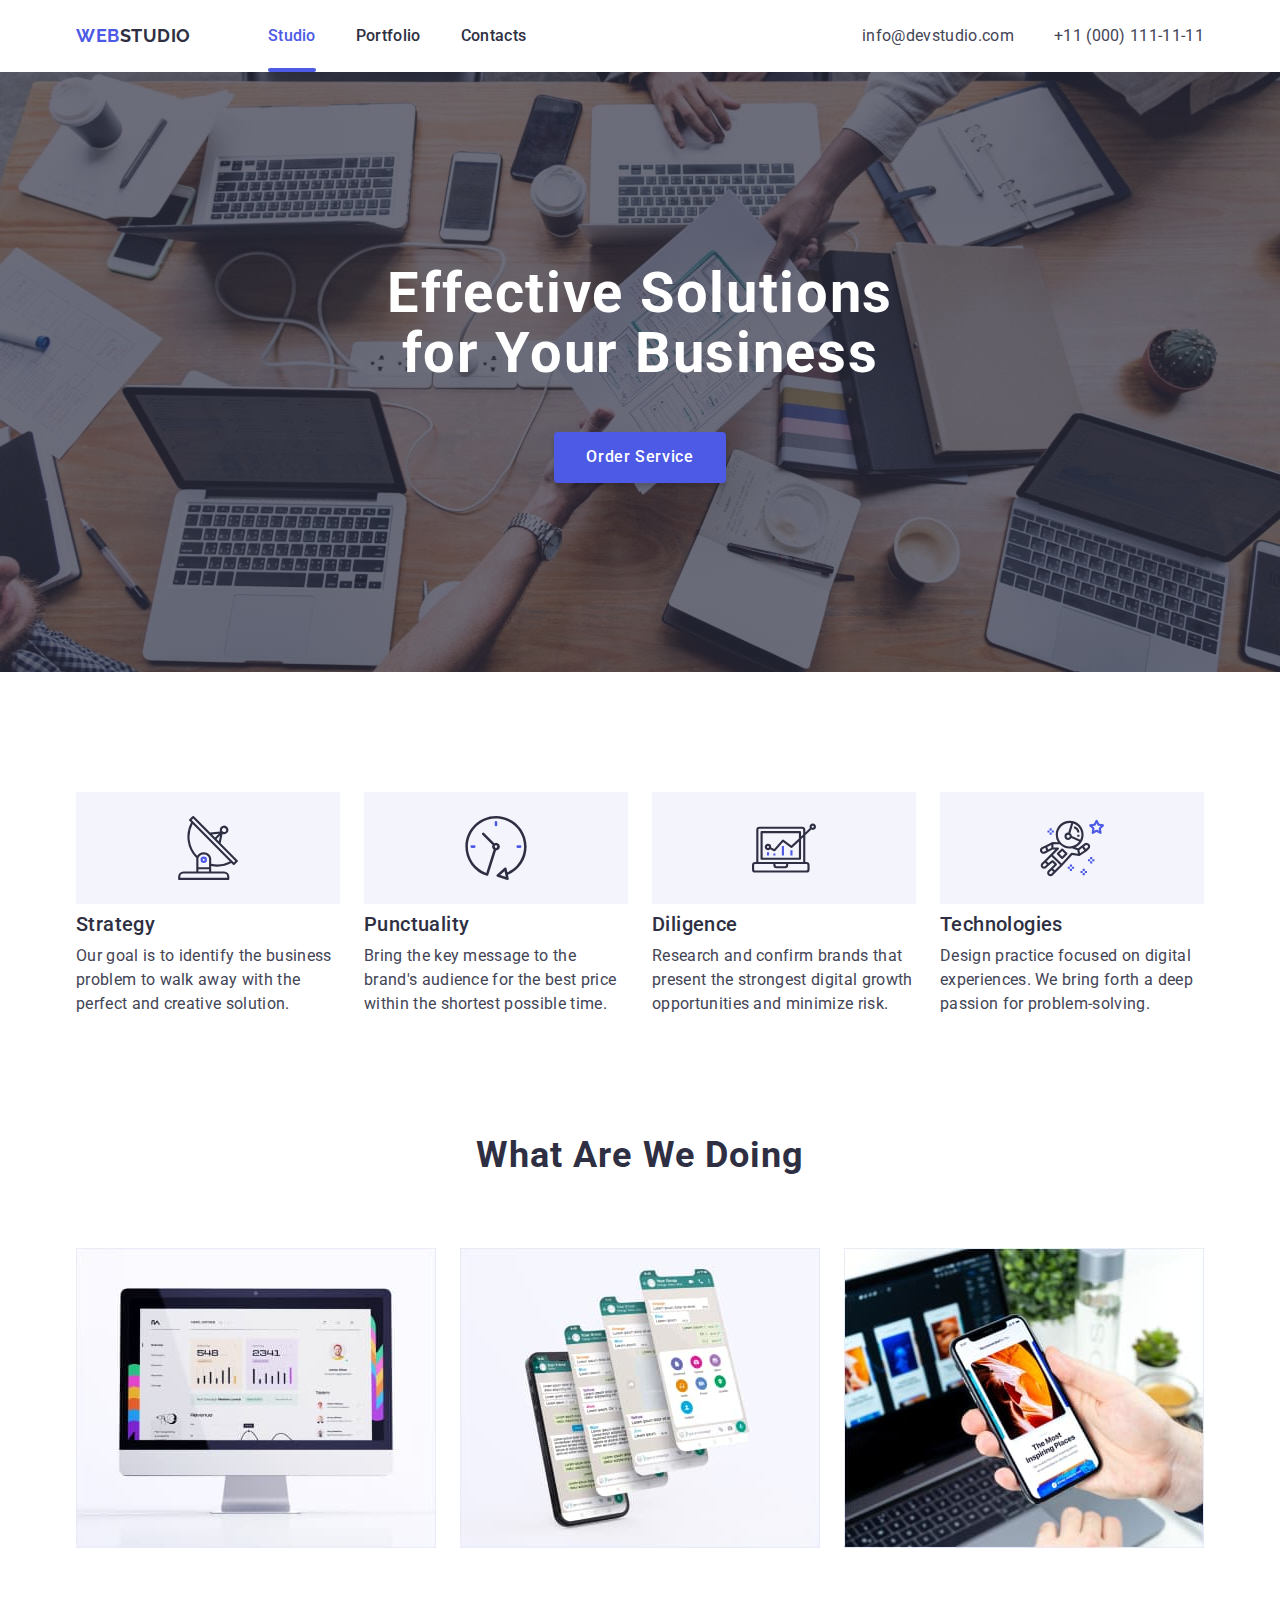
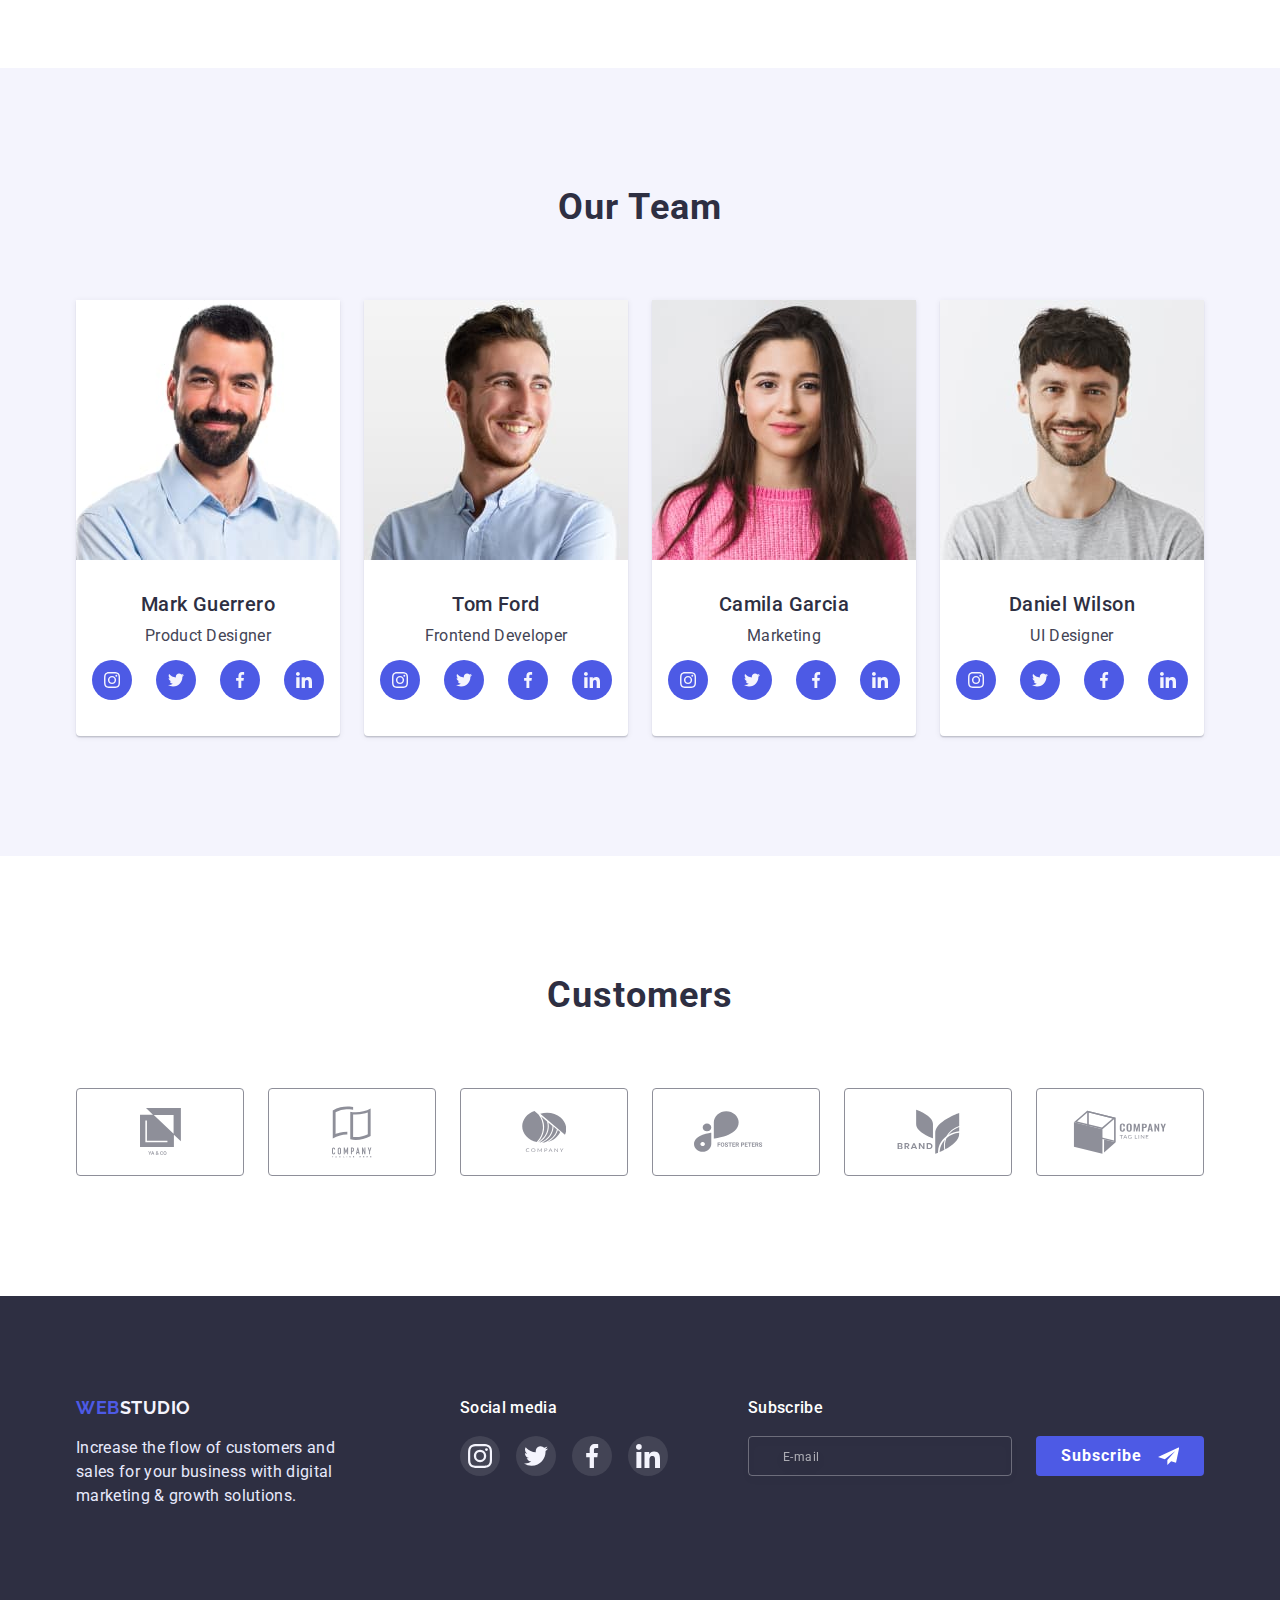
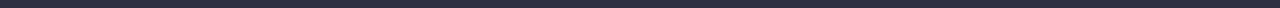
<file: index.html>
<!DOCTYPE html>
<html lang="en">
  <head>
    <meta charset="UTF-8" />
    <meta http-equiv="X-UA-Compatible" content="IE=edge" />
    <meta name="viewport" content="width=device-width, initial-scale=1.0" />
    <title>Студія</title>
    <link
      href="https://fonts.googleapis.com/css2?family=Raleway:wght@700&family=Roboto:wght@400;500;700;900&display=swap"
      rel="stylesheet"
    />
    <link
      rel="stylesheet"
      href="https://cdnjs.cloudflare.com/ajax/libs/modern-normalize/1.1.0/modern-normalize.min.css"
    />
    <link rel="stylesheet" href="./css/styles.css" />
  </head>
  <body>
    <header class="header">
      <div class="header-nav container">
        <nav class="main-nav">
          <a href="./index.html" class="logo"><span class="logo-web">WEB</span>STUDIO</a>
          <ul class="nav-list list">
            <li class="nav-item">
              <a class="link nav-link current" href="./index.html">Studio</a>
            </li>
            <li class="nav-item"><a class="link nav-link" href="./portfolio.html">Portfolio</a></li>
            <li class="nav-item"><a class="link nav-link" href="/">Contacts</a></li>
          </ul>
        </nav>

        <ul class="contact-list list">
          <li class="contact-item">
            <a class="contact-info link" href="mailto:info@devstudio.com">info@devstudio.com</a>
          </li>
          <li class="contact-item">
            <a class="contact-info link" href="tel:+11(000)1111111">+11 (000) 111-11-11</a>
          </li>
        </ul>
      </div>
    </header>

    <main>
      <section class="hero overlay">
        <div class="container">
          <h1 class="hero-title title">
            Effective Solutions<br />
            for Your Business
          </h1>
          <button type="button" class="hero-btn btn" data-modal-open>Order Service</button>
        </div>
        <div class="backdrop is-hidden" data-modal>
          <div class="modal">
            <h3 class="modal-text title">Leave your contacts and we will call you back</h3>
            <form class="modal-form" name="modal_form" autocomplete="off">
              <label class="form-field"
                ><span class="form-label">Name</span
                ><input class="field-area" type="text" name="username" />
                <div class="form-field-icon">
                  <svg width="18px" height="18px">
                    <use href="./images/icons.svg#icon-person"></use>
                  </svg>
                </div>
              </label>

              <label class="form-field"
                ><span class="form-label">Phone</span
                ><input class="field-area" type="tel" name="user_phone" />

                <svg class="form-field-icon">
                  <use width="18px" height="24px" href="./images/icons.svg#icon-phone"></use>
                </svg>
              </label>

              <label class="form-field"
                ><span class="form-label">Email</span
                ><input class="field-area" type="email" name="user_email" />

                <svg class="form-field-icon">
                  <use width="18px" height="24px" href="./images/icons.svg#icon-mail"></use></svg
              ></label>

              <label class="form-field"
                ><span class="form-label">Comment</span
                ><textarea name="comment" placeholder="Text input"></textarea>
              </label>

              <label class="form-field-checkbox"
                ><input class="checkbox" type="checkbox" name="modal_checkbox" /><span
                  class="checkbox-icon"
                >
                  <svg class="checkbox-icon-svg">
                    <use href="./images/icons.svg#icon-checkbox-active"></use>
                  </svg> </span
                >I accept the terms and conditions of the&nbsp;<a
                  href="#"
                  class="link checkbox-link"
                  >Privacy Policy</a
                >
              </label>
            </form>
            <button type="submit" class="btn modal-send-btn">Send</button>
            <button type="button" class="modal-close-btn btn" data-modal-close>
              <svg class="close-btn-icon">
                <use href="./images/icons.svg#icon-close"></use>
              </svg>
            </button>
          </div>
        </div>
      </section>

      <section class="features section">
        <div class="container">
          <h2 class="visually-hidden">Features</h2>
          <ul class="features-list list">
            <li class="features-item">
              <div class="features-thumb">
                <svg class="features-icon">
                  <use href="./images/icons.svg#icon-antenna"></use>
                </svg>
              </div>
              <h3 class="features-name name">Strategy</h3>
              <p class="features-text description">
                Our goal is to identify the business problem to walk away with the perfect and
                creative solution.
              </p>
            </li>
            <li class="features-item">
              <div class="features-thumb">
                <svg class="features-icon">
                  <use href="./images/icons.svg#icon-clock"></use>
                </svg>
              </div>
              <h3 class="features-name name">Punctuality</h3>
              <p class="features-text description">
                Bring the key message to the brand's audience for the best price within the shortest
                possible time.
              </p>
            </li>
            <li class="features-item">
              <div class="features-thumb">
                <svg class="features-icon">
                  <use href="./images/icons.svg#icon-diagram"></use>
                </svg>
              </div>
              <h3 class="features-name name">Diligence</h3>
              <p class="features-text description">
                Research and confirm brands that present the strongest digital growth opportunities
                and minimize risk.
              </p>
            </li>
            <li class="features-item">
              <div class="features-thumb">
                <svg class="features-icon">
                  <use href="./images/icons.svg#icon-astronaut"></use>
                </svg>
              </div>
              <h3 class="features-name name">Technologies</h3>
              <p class="features-text description">
                Design practice focused on digital experiences. We bring forth a deep passion for
                problem-solving.
              </p>
            </li>
          </ul>
        </div>
      </section>

      <section class="product section">
        <div class="container">
          <h2 class="title">What are we doing</h2>
          <ul class="product-list list">
            <li class="product-item">
              <img width="360" height="300" src="./images/monitor.jpg" alt="monitor" />
            </li>
            <li class="product-item">
              <img width="360" height="300" src="./images/phones.jpg" alt="phones" />
            </li>
            <li class="product-item">
              <img width="360" height="300" src="./images/smartphone.jpg" alt="smartphone" />
            </li>
          </ul>
        </div>
      </section>

      <section class="team section">
        <div class="container">
          <h2 class="title">Our Team</h2>
          <ul class="team-list list">
            <li class="team-item">
              <img width="264" height="260" src="./images/mark_guerrero.jpg" alt="Mark Guerrero" />
              <div class="team-thumb">
                <h3 class="name">Mark Guerrero</h3>
                <p class="description">Product Designer</p>

                <ul class="list team-soc-list">
                  <li class="team-soc-item">
                    <a href="#" class="team-soc-link icon-link">
                      <svg class="team-soc-icon">
                        <use href="./images/icons.svg#icon-instagram"></use>
                      </svg>
                    </a>
                  </li>
                  <li class="team-soc-item">
                    <a href="#" class="team-soc-link icon-link">
                      <svg class="team-soc-icon">
                        <use href="./images/icons.svg#icon-twitter"></use>
                      </svg>
                    </a>
                  </li>
                  <li class="team-soc-item">
                    <a href="#" class="team-soc-link icon-link">
                      <svg class="team-soc-icon">
                        <use href="./images/icons.svg#icon-facebook"></use>
                      </svg>
                    </a>
                  </li>
                  <li class="team-soc-item">
                    <a href="#" class="team-soc-link icon-link">
                      <svg class="team-soc-icon">
                        <use href="./images/icons.svg#icon-linkedin"></use>
                      </svg>
                    </a>
                  </li>
                </ul>
              </div>
            </li>
            <li class="team-item">
              <img width="264" height="260" src="./images/tom_ford.jpg" alt="Tom Ford" />
              <div class="team-thumb">
                <h3 class="name">Tom Ford</h3>
                <p class="description">Frontend Developer</p>

                <ul class="list team-soc-list">
                  <li class="team-soc-item">
                    <a href="#" class="team-soc-link icon-link">
                      <svg class="team-soc-icon">
                        <use href="./images/icons.svg#icon-instagram"></use>
                      </svg>
                    </a>
                  </li>
                  <li class="team-soc-item">
                    <a href="#" class="team-soc-link icon-link">
                      <svg class="team-soc-icon">
                        <use href="./images/icons.svg#icon-twitter"></use>
                      </svg>
                    </a>
                  </li>
                  <li class="team-soc-item">
                    <a href="#" class="team-soc-link icon-link">
                      <svg class="team-soc-icon">
                        <use href="./images/icons.svg#icon-facebook"></use>
                      </svg>
                    </a>
                  </li>
                  <li class="team-soc-item">
                    <a href="#" class="team-soc-link icon-link">
                      <svg class="team-soc-icon">
                        <use href="./images/icons.svg#icon-linkedin"></use>
                      </svg>
                    </a>
                  </li>
                </ul>
              </div>
            </li>
            <li class="team-item">
              <img width="264" height="260" src="./images/camila_garcia.jpg" alt="Camila Garcia " />
              <div class="team-thumb">
                <h3 class="name">Camila Garcia</h3>
                <p class="description">Marketing</p>

                <ul class="list team-soc-list">
                  <li class="team-soc-item">
                    <a href="#" class="team-soc-link icon-link">
                      <svg class="team-soc-icon">
                        <use href="./images/icons.svg#icon-instagram"></use>
                      </svg>
                    </a>
                  </li>
                  <li class="team-soc-item">
                    <a href="#" class="team-soc-link icon-link">
                      <svg class="team-soc-icon">
                        <use href="./images/icons.svg#icon-twitter"></use>
                      </svg>
                    </a>
                  </li>
                  <li class="team-soc-item">
                    <a href="#" class="team-soc-link icon-link">
                      <svg class="team-soc-icon">
                        <use href="./images/icons.svg#icon-facebook"></use>
                      </svg>
                    </a>
                  </li>
                  <li class="team-soc-item">
                    <a href="#" class="team-soc-link icon-link">
                      <svg class="team-soc-icon">
                        <use href="./images/icons.svg#icon-linkedin"></use>
                      </svg>
                    </a>
                  </li>
                </ul>
              </div>
            </li>
            <li class="team-item">
              <img width="264" height="260" src="./images/daniel_wilson.jpg" alt="Daniel Wilson" />
              <div class="team-thumb">
                <h3 class="name">Daniel Wilson</h3>
                <p class="description">UI Designer</p>

                <ul class="list team-soc-list">
                  <li class="team-soc-item">
                    <a href="#" class="team-soc-link icon-link">
                      <svg class="team-soc-icon">
                        <use href="./images/icons.svg#icon-instagram"></use>
                      </svg>
                    </a>
                  </li>
                  <li class="team-soc-item">
                    <a href="#" class="team-soc-link icon-link">
                      <svg class="team-soc-icon">
                        <use href="./images/icons.svg#icon-twitter"></use>
                      </svg>
                    </a>
                  </li>
                  <li class="team-soc-item">
                    <a href="#" class="team-soc-link icon-link">
                      <svg class="team-soc-icon">
                        <use href="./images/icons.svg#icon-facebook"></use>
                      </svg>
                    </a>
                  </li>
                  <li class="team-soc-item">
                    <a href="#" class="team-soc-link icon-link">
                      <svg class="team-soc-icon">
                        <use href="./images/icons.svg#icon-linkedin"></use>
                      </svg>
                    </a>
                  </li>
                </ul>
              </div>
            </li>
          </ul>
        </div>
      </section>

      <section class="customers section">
        <div class="container">
          <h2 class="title">Customers</h2>
          <ul class="customers-list list">
            <li class="customers-item logo-yaco">
              <a href="#" class="customers-icon-link icon-link">
                <svg class="customers-icon" width="41" height="46.97">
                  <use href="./images/icons.svg#icon-logo-yaco"></use>
                </svg>
              </a>
            </li>
            <li class="customers-item">
              <a href="#" class="customers-icon-link icon-link">
                <svg class="customers-icon" width="40" height="52">
                  <use href="./images/icons.svg#icon-logo-microsoft"></use>
                </svg>
              </a>
            </li>
            <li class="customers-item">
              <a href="#" class="customers-icon-link icon-link">
                <svg class="customers-icon" width="44" height="41">
                  <use href="./images/icons.svg#icon-logo-third"></use>
                </svg>
              </a>
            </li>
            <li class="customers-item">
              <a href="#" class="customers-icon-link icon-link">
                <svg class="customers-icon" width="84" height="41">
                  <use href="./images/icons.svg#icon-logo-foster"></use>
                </svg>
              </a>
            </li>
            <li class="customers-item">
              <a href="#" class="customers-icon-link icon-link">
                <svg class="customers-icon" width="63" height="45">
                  <use href="./images/icons.svg#icon-logo-leaf"></use>
                </svg>
              </a>
            </li>
            <li class="customers-item">
              <a href="#" class="customers-icon-link icon-link">
                <svg class="customers-icon" width="94" height="44">
                  <use href="./images/icons.svg#icon-logo-cube"></use>
                </svg>
              </a>
            </li>
          </ul>
        </div>
      </section>
    </main>

    <footer class="footer">
      <div class="container">
        <div class="footer-box">
          <div class="footer-thumb">
            <a href="./index.html" class="logo-footer"><span class="logo-web">WEB</span>STUDIO</a>
            <p class="description">
              Increase the flow of customers and sales for your business with digital marketing &
              growth solutions.
            </p>
          </div>
          <div class="footer-box-soc">
            <h3 class="footer-soc-title description">Social media</h3>
            <ul class="footer-soc-list list">
              <li class="footer-soc-item">
                <a href="" class="icon-link footer-icon-link"
                  ><svg class="footer-soc-icon">
                    <use href="./images/icons.svg#icon-instagram"></use></svg
                ></a>
              </li>
              <li class="footer-soc-item">
                <a href="" class="icon-link footer-icon-link"
                  ><svg class="footer-soc-icon">
                    <use href="./images/icons.svg#icon-twitter"></use></svg
                ></a>
              </li>
              <li class="footer-soc-item">
                <a href="" class="icon-link footer-icon-link"
                  ><svg class="footer-soc-icon">
                    <use href="./images/icons.svg#icon-facebook"></use></svg
                ></a>
              </li>
              <li class="footer-soc-item">
                <a href="" class="icon-link footer-icon-link"
                  ><svg class="footer-soc-icon">
                    <use href="./images/icons.svg#icon-linkedin"></use></svg
                ></a>
              </li>
            </ul>
          </div>

          <div class="footer-sub-form">
            <form name="footer_form" autocomplete="off">
              <label class="footer-form"
                ><span class="footer-label description">Subscribe</span
                ><input
                  class="field-area footer-field-area"
                  type="email"
                  name="user_email"
                  placeholder="E-mail"
              /></label>
            </form>
            <button type="submit" class="footer-sub-btn btn">
              <span>Subscribe</span>
              <svg class="footer-sub-icon">
                <use href="./images/icons.svg#icon-footer-sub"></use>
              </svg>
            </button>
          </div>
        </div>
      </div>
    </footer>
    <script src="./js/modal.js"></script>
  </body>
</html>
</file>
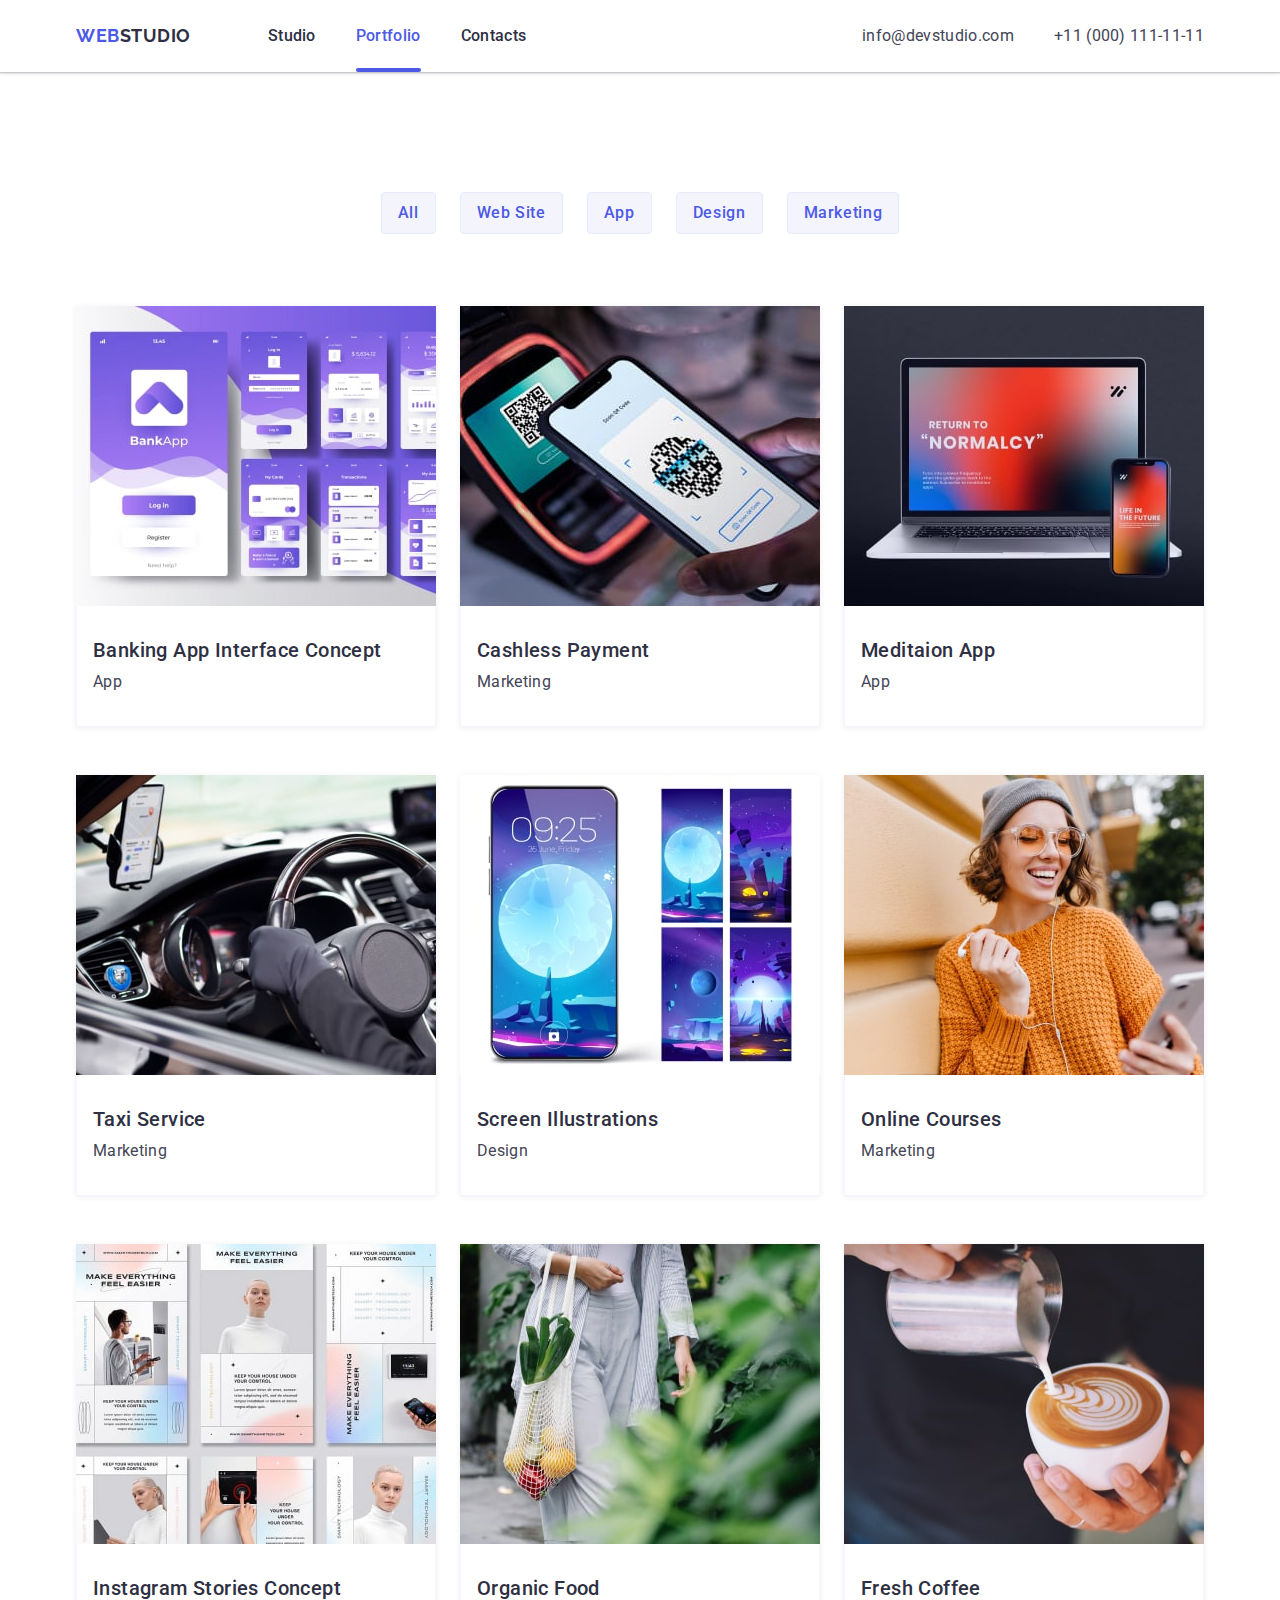
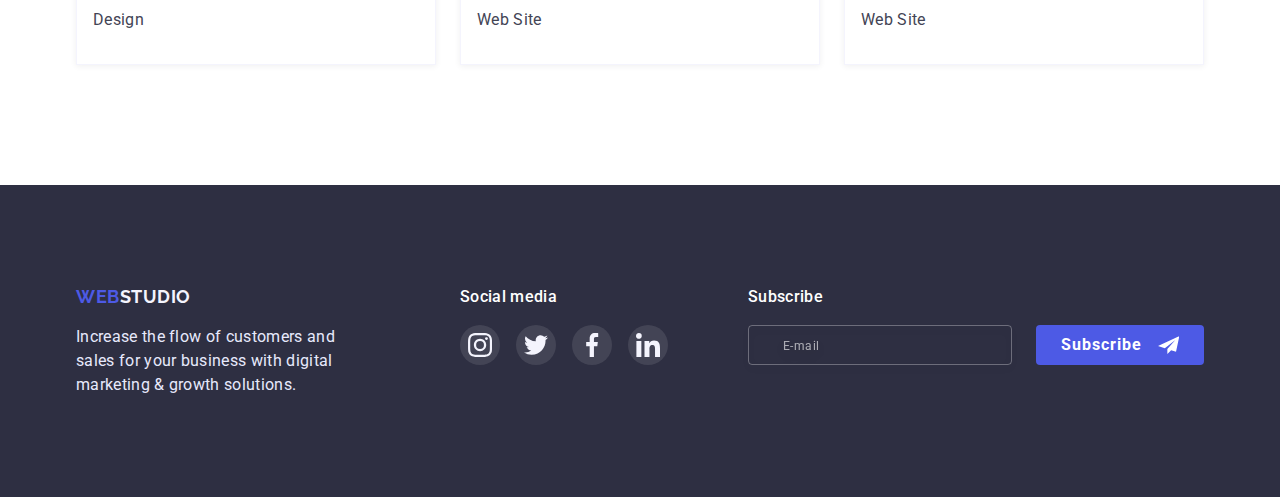
<file: portfolio.html>
<!DOCTYPE html>
<html lang="en">
  <head>
    <meta charset="UTF-8" />
    <meta http-equiv="X-UA-Compatible" content="IE=edge" />
    <meta name="viewport" content="width=device-width, initial-scale=1.0" />
    <title>Портфоліо</title>
    <link
      href="https://fonts.googleapis.com/css2?family=Raleway:wght@700&family=Roboto:wght@400;500;700;900&display=swap"
      rel="stylesheet"
    />
    <link
      rel="stylesheet"
      href="https://cdnjs.cloudflare.com/ajax/libs/modern-normalize/1.1.0/modern-normalize.min.css"
    />
    <link rel="stylesheet" href="./css/styles.css" />
  </head>
  <body>
    <header class="header">
      <div class="header-nav container">
        <nav class="main-nav">
          <a href="./index.html" class="logo"><span class="logo-web">WEB</span>STUDIO</a>
          <ul class="nav-list list">
            <li class="nav-item"><a class="link nav-link" href="./index.html">Studio</a></li>
            <li class="nav-item">
              <a class="link nav-link current" href="./portfolio.html">Portfolio</a>
            </li>
            <li class="nav-item"><a class="link nav-link" href="/">Contacts</a></li>
          </ul>
        </nav>

        <ul class="contact-list list">
          <li class="contact-item">
            <a class="contact-info link" href="mailto:info@devstudio.com">info@devstudio.com</a>
          </li>
          <li class="contact-item">
            <a class="contact-info link" href="tel:+11(000)1111111">+11 (000) 111-11-11</a>
          </li>
        </ul>
      </div>
    </header>

    <main>
      <h1 class="visually-hidden">Page Portfolio</h1>
      <section class="section">
        <div class="container">
          <h2 class="visually-hidden">Content</h2>
          <ul class="list filter-btns-list">
            <li class="filter-btns-item">
              <button type="button" class="btn filter-btn">All</button>
            </li>
            <li class="filter-btns-item">
              <button type="button" class="btn filter-btn">Web Site</button>
            </li>
            <li class="filter-btns-item">
              <button type="button" class="btn filter-btn">App</button>
            </li>
            <li class="filter-btns-item">
              <button type="button" class="btn filter-btn">Design</button>
            </li>
            <li class="filter-btns-item">
              <button type="button" class="btn filter-btn">Marketing</button>
            </li>
          </ul>
          <ul class="content-list list">
            <li class="content-item">
              <article class="content-product">
                <a href="#" class="content-link link">
                  <div class="content-thumb">
                    <img
                      width="360"
                      height="300"
                      src="./images/photo-1-min.jpg"
                      alt="Banking App Interface Concept"
                    />
                    <div class="content-overlay">
                      <p class="description">
                        14 Stylish and User-Friendly App Design Concepts · Task Manager App ·
                        Calorie Tracker App · Exotic Fruit Ecommerce App · Cloud Storage App
                      </p>
                    </div>
                  </div>
                  <div class="content-thumb-description">
                    <h3 class="name">Banking App Interface Concept</h3>
                    <p class="description">App</p>
                  </div>
                </a>
              </article>
            </li>
            <li class="content-item">
              <a href="#" class="content-link link">
                <div class="content-thumb">
                  <img
                    width="360"
                    height="300"
                    src="./images/photo-2-min.jpg"
                    alt="Cashless Payment"
                  />
                  <div class="content-overlay">
                    <p class="description">
                      14 Stylish and User-Friendly App Design Concepts · Task Manager App · Calorie
                      Tracker App · Exotic Fruit Ecommerce App · Cloud Storage App
                    </p>
                  </div>
                </div>
                <div class="content-thumb-description">
                  <h3 class="name">Cashless Payment</h3>

                  <p class="description">Marketing</p>
                </div>
              </a>
            </li>
            <li class="content-item">
              <a href="#" class="content-link link">
                <div class="content-thumb">
                  <img
                    width="360"
                    height="300"
                    src="./images/photo-3-min.jpg"
                    alt=">Meditaion App"
                  />
                  <div class="content-overlay">
                    <p class="description">
                      14 Stylish and User-Friendly App Design Concepts · Task Manager App · Calorie
                      Tracker App · Exotic Fruit Ecommerce App · Cloud Storage App
                    </p>
                  </div>
                </div>
                <div class="content-thumb-description">
                  <h3 class="name">Meditaion App</h3>
                  <p class="description">App</p>
                </div>
              </a>
            </li>
            <li class="content-item">
              <a href="#" class="content-link link">
                <div class="content-thumb">
                  <img width="360" height="300" src="./images/photo-4-min.jpg" alt="Taxi Service" />
                  <div class="content-overlay">
                    <p class="description">
                      14 Stylish and User-Friendly App Design Concepts · Task Manager App · Calorie
                      Tracker App · Exotic Fruit Ecommerce App · Cloud Storage App
                    </p>
                  </div>
                </div>
                <div class="content-thumb-description">
                  <h3 class="name">Taxi Service</h3>
                  <p class="description">Marketing</p>
                </div>
              </a>
            </li>
            <li class="content-item">
              <a href="#" class="content-link link">
                <div class="content-thumb">
                  <img
                    width="360"
                    height="300"
                    src="./images/photo-5-min.jpg"
                    alt="Screen Illustrations"
                  />
                  <div class="content-overlay">
                    <p class="description">
                      14 Stylish and User-Friendly App Design Concepts · Task Manager App · Calorie
                      Tracker App · Exotic Fruit Ecommerce App · Cloud Storage App
                    </p>
                  </div>
                </div>
                <div class="content-thumb-description">
                  <h3 class="name">Screen Illustrations</h3>
                  <p class="description">Design</p>
                </div>
              </a>
            </li>
            <li class="content-item">
              <a href="#" class="content-link link">
                <div class="content-thumb">
                  <img
                    width="360"
                    height="300"
                    src="./images/photo-6-min.jpg"
                    alt="Online Courses"
                  />
                  <div class="content-overlay">
                    <p class="description">
                      14 Stylish and User-Friendly App Design Concepts · Task Manager App · Calorie
                      Tracker App · Exotic Fruit Ecommerce App · Cloud Storage App
                    </p>
                  </div>
                </div>
                <div class="content-thumb-description">
                  <h3 class="name">Online Courses</h3>
                  <p class="description">Marketing</p>
                </div>
              </a>
            </li>
            <li class="content-item">
              <a href="#" class="content-link link">
                <div class="content-thumb">
                  <img
                    width="360"
                    height="300"
                    src="./images/photo-7-min.jpg"
                    alt="Instagram Stories Concept"
                  />
                  <div class="content-overlay">
                    <p class="description">
                      14 Stylish and User-Friendly App Design Concepts · Task Manager App · Calorie
                      Tracker App · Exotic Fruit Ecommerce App · Cloud Storage App
                    </p>
                  </div>
                </div>
                <div class="content-thumb-description">
                  <h3 class="name">Instagram Stories Concept</h3>
                  <p class="description">Design</p>
                </div>
              </a>
            </li>
            <li class="content-item">
              <a href="#" class="content-link link">
                <div class="content-thumb">
                  <img width="360" height="300" src="./images/photo-8-min.jpg" alt="Organic Food" />
                  <div class="content-overlay">
                    <p class="description">
                      14 Stylish and User-Friendly App Design Concepts · Task Manager App · Calorie
                      Tracker App · Exotic Fruit Ecommerce App · Cloud Storage App
                    </p>
                  </div>
                </div>
                <div class="content-thumb-description">
                  <h3 class="name">Organic Food</h3>
                  <p class="description">Web Site</p>
                </div>
              </a>
            </li>
            <li class="content-item">
              <a href="#" class="content-link link">
                <div class="content-thumb">
                  <img width="360" height="300" src="./images/photo-9-min.jpg" alt="Fresh Coffee" />
                  <div class="content-overlay">
                    <p class="description">
                      14 Stylish and User-Friendly App Design Concepts · Task Manager App · Calorie
                      Tracker App · Exotic Fruit Ecommerce App · Cloud Storage App
                    </p>
                  </div>
                </div>
                <div class="content-thumb-description">
                  <h3 class="name">Fresh Coffee</h3>
                  <p class="description">Web Site</p>
                </div>
              </a>
            </li>
          </ul>
        </div>
      </section>
    </main>

    <footer class="footer">
      <div class="container">
        <div class="footer-box">
          <div class="footer-thumb">
            <a href="./index.html" class="logo-footer"><span class="logo-web">WEB</span>STUDIO</a>
            <p class="description">
              Increase the flow of customers and sales for your business with digital marketing &
              growth solutions.
            </p>
          </div>
          <div class="footer-box-soc">
            <h3 class="footer-soc-title description">Social media</h3>
            <ul class="footer-soc-list list">
              <li class="footer-soc-item">
                <a href="" class="icon-link footer-icon-link"
                  ><svg class="footer-soc-icon">
                    <use href="./images/icons.svg#icon-instagram"></use></svg
                ></a>
              </li>
              <li class="footer-soc-item">
                <a href="" class="icon-link footer-icon-link"
                  ><svg class="footer-soc-icon">
                    <use href="./images/icons.svg#icon-twitter"></use></svg
                ></a>
              </li>
              <li class="footer-soc-item">
                <a href="" class="icon-link footer-icon-link"
                  ><svg class="footer-soc-icon">
                    <use href="./images/icons.svg#icon-facebook"></use></svg
                ></a>
              </li>
              <li class="footer-soc-item">
                <a href="" class="icon-link footer-icon-link"
                  ><svg class="footer-soc-icon">
                    <use href="./images/icons.svg#icon-linkedin"></use></svg
                ></a>
              </li>
            </ul>
          </div>

          <div class="footer-sub-form">
            <form>
              <label class="footer-form"
                ><span class="footer-label description">Subscribe</span
                ><input
                  class="field-area footer-field-area"
                  type="email"
                  name="user-email"
                  placeholder="E-mail"
                  autocomplete="off"
              /></label>
            </form>
            <button type="submit" class="footer-sub-btn btn">
              <span>Subscribe</span>
              <svg class="footer-sub-icon">
                <use href="./images/icons.svg#icon-footer-sub"></use>
              </svg>
            </button>
          </div>
        </div>
      </div>
    </footer>
  </body>
</html>
</file>
<file: css/styles.css>
/* ------Common stylesheet------- */
:root {
  --color-primary-white: #ffffff;
  --color-primary-black: #000000;
  --color-text: #434455;
  --color-dark: #2e2f42;
  --color-primary-brand: #4d5ae5;
  --color-accent-brand: #404bbf;
  --color-light: #f4f4fd;
  --color-accent: #e7e9fc;
  --color-success: #31d0aa;
  --color-light-slate: #8e8f99;
  --color-modal: #fcfcfc;
  --color-backdrop: rgba(46, 47, 66, 0.4);
  --color-normal-grey: #757575;

  --font-weight-main: 500;
  --font-size-main: 16px;
  --line-height-main: 1.5;
  --letter-spacing-main: 0.02em;

  --card-set-gap: 24px;

  --anim-main: 250ms cubic-bezier(0.4, 0, 0.2, 1);
}

html {
  box-sizing: border-box;
}

body {
  font-family: 'Roboto', sans-serif;
  font-size: var(--font-size-main);
  line-height: var(--line-height-main);
  color: var(--color-text);
  background-color: var(--color-primary-white);
}

img {
  display: block;
  max-width: 100%;
  height: auto;
}

input {
  padding: 0;
  margin: 0;
}

.container {
  text-align: center;
  max-width: 1158px;
  margin: 0 auto;
  padding-left: 15px;
  padding-right: 15px;
}

.section {
  padding: 120px 0px;
}

.section.no-padding {
  padding-top: 0;
  padding-bottom: 0;
}

.list {
  margin: 0;
  padding: 0;
  list-style: none;
}

.link {
  font-weight: var(--font-weight-main);
  letter-spacing: var(--letter-spacing-main);
  color: var(--color-dark);
  text-decoration: none;
}

.icon-link {
  width: 100%;
  height: 100%;

  display: flex;
  align-items: center;
  justify-content: center;

  color: var(--color-light);

  border-radius: 50%;
  text-decoration: none;
}

.btn {
  display: inline-block;
  font-family: inherit;
  cursor: pointer;

  font-weight: var(--font-weight-main);
  font-size: var(--font-size-main);
  letter-spacing: 0.04em;
  border-radius: 4px;
  border: 1px solid transparent;

  transition-property: background-color, box-shadow, color, border;
  transition-duration: 250ms;
  transition-timing-function: var(--cubick-bezier);
}

.visually-hidden {
  position: absolute;
  width: 1px;
  height: 1px;
  margin: -1px;
  border: 0;
  padding: 0;

  white-space: nowrap;
  clip-path: inset(100%);
  clip: rect(0 0 0 0);
  overflow: hidden;
}

.title {
  margin-top: 0;
  margin-bottom: 0;
  font-weight: var(--font-weight-main);
  font-size: 36px;
  line-height: 1.11;
  text-align: center;
  letter-spacing: var(--letter-spacing-main);
  color: var(--color-dark);
  text-transform: capitalize;
}

.name {
  margin-top: 0;
  margin-bottom: 8px;
  font-weight: var(--font-weight-main);
  font-size: 20px;
  line-height: 1.2;
  letter-spacing: var(--letter-spacing-main);
  color: var(--color-dark);
}

.description {
  margin-top: 0;
  margin-bottom: 0;
  font-weight: 400;
  letter-spacing: var(--letter-spacing-main);
  color: var(--color-text);
}

h2.title {
  margin-bottom: 72px;
}

/* ---Logo section--- */
.header {
  background-color: var(--color-primary-white);

  box-shadow: 0px 2px 1px rgba(46, 47, 66, 0.08), 0px 1px 1px rgba(46, 47, 66, 0.16),
    0px 1px 6px rgba(46, 47, 66, 0.08);
}

.header-nav {
  display: flex;
  align-items: center;
}

.main-nav {
  display: flex;
  align-items: center;
}

.logo,
.logo-footer {
  display: block;
  margin-right: 77px;

  color: var(--color-dark);
  font-family: 'Raleway', sans-serif;
  font-weight: 700;
  font-size: 18px;
  line-height: 1.33;
  letter-spacing: 0.03em;
  text-decoration: none;
}
.logo-web {
  color: var(--color-primary-brand);
}

a.logo {
  padding-top: var(--card-set-gap);
  padding-bottom: var(--card-set-gap);
}

.nav-list {
  display: flex;
}

.nav-item:not(:last-child) {
  margin-right: 40px;
}

.nav-link {
  position: relative;
  display: block;

  padding-top: var(--card-set-gap);
  padding-bottom: var(--card-set-gap);
  transition: color var(--anim-main);
}

.nav-link:hover,
.nav-link:focus {
  color: inherit;
}

.nav-link:active {
  color: var(--color-primary-brand);
}

.nav-link.current {
  color: var(--color-primary-brand);
}

.nav-link.current::after {
  content: '';
  position: absolute;

  left: 0;
  bottom: 0;

  width: 100%;
  height: 4px;

  background: var(--color-primary-brand);
  border-radius: 2px;
  pointer-events: none;
}

.contact-list {
  display: flex;
  margin-left: auto;
}

.contact-item:not(:last-child) {
  margin-right: 40px;
}

.contact-info {
  font-weight: inherit;
  color: inherit;
  transition: color var(--anim-main);
}

.contact-info:hover,
.contact-info:focus {
  color: var(--color-primary-brand);
}

/* ---Hero section--- */

.hero {
  padding-top: 192px;
  padding-bottom: 192px;
  text-align: center;
}

.overlay {
  max-width: 1440px;
  height: 600px;
  margin-left: auto;
  margin-right: auto;

  background-color: var(--color-dark);
  background-image: linear-gradient(to top left, #2e2f42b3, #2e2f42b3),
    url(../images/header-backgraund.jpg);
  background-repeat: no-repeat;
  background-position: center;
  background-size: cover;
}

.hero-title.title {
  margin-bottom: 48px;
  font-size: 56px;
  line-height: 1.07;
  text-transform: none;
  color: var(--color-primary-white);
}

.hero-btn {
  line-height: 1.18;
  color: var(--color-primary-white);
  background-color: var(--color-primary-brand);
  box-shadow: 0px 4px 4px rgba(0, 0, 0, 0.15);
  padding: 16px 32px;
  min-width: 170px;
  border: 0;
}

.hero-btn:hover,
.hero-btn:focus {
  box-shadow: 0px 2px 1px rgba(46, 47, 66, 0.08), 0px 1px 1px rgba(46, 47, 66, 0.16),
    0px 1px 6px rgba(46, 47, 66, 0.08);
}

.hero-btn:active {
  background-color: var(--color-accent-brand);
  box-shadow: 0px 4px 4px rgba(0, 0, 0, 0.15);
  transition: none;
}

/* Modal section */

.backdrop {
  position: fixed;

  top: 0;
  left: 0;
  width: 100%;
  height: 100%;

  background-color: var(--color-backdrop);
  opacity: 1;
  transition: opacity var(--anim-main), visibility var(--anim-main);
}

.backdrop.is-hidden {
  opacity: 0;
  pointer-events: none;
  visibility: hidden;
}

.backdrop.is-hidden .modal {
  transform: translate(-50%, -50%) scale(1.1);
}

.modal {
  position: absolute;
  top: 50%;
  left: 50%;

  min-width: 408px;
  min-height: 576px;

  padding: 72px 24px 24px;

  background-color: var(--color-modal);
  box-shadow: 0px 1px 1px rgba(0, 0, 0, 0.14), 0px 1px 3px rgba(0, 0, 0, 0.12),
    0px 2px 1px rgba(0, 0, 0, 0.2);
  border-radius: 4px;

  transform: translate(-50%, -50%) scale(1);
  transition: transform var(--anim-main);
}

.modal-text {
  margin-bottom: 16px;

  font-size: 16px;
  line-height: 1.5;
  text-transform: none;
}

.modal-form {
  display: flex;
  flex-direction: column;
  text-align: left;
}

.form-field {
  position: relative;

  display: flex;
  flex-direction: column;
  font-weight: 400;
  font-size: 12px;
  line-height: 1.16;

  letter-spacing: 0.01em;

  color: var(--color-light-slate);
}

.form-field:not(:first-child) {
  margin-top: 8px;
}

.form-label {
  margin-bottom: 4px;
}

.field-area {
  width: 360px;
  height: 40px;

  padding: 8px 34px;

  border: 1px solid rgba(33, 33, 33, 0.2);
  border-radius: 4px;

  color: var(--color-primary-black);

  transition: border-color var(--anim-main);
  outline: none;
}

.modal-form .field-area:focus {
  border-color: var(--color-primary-brand);
}

.form-field-icon {
  position: absolute;
  left: 16px;
  bottom: 8px;

  display: flex;
  align-items: center;
  justify-content: center;
  width: 18px;
  height: 24px;

  color: var(--color-dark);
  --color1: currentColor;
  transition: color var(--anim-main);
}

.modal-form .form-field:focus-within .form-field-icon {
  color: var(--color-primary-brand);
}

textarea {
  width: 360px;
  height: 120px;
  padding: 8px 16px;
  margin: 0;

  border: 1px solid rgba(33, 33, 33, 0.2);
  border-radius: 4px;

  color: var(--color-primary-black);

  resize: none;
  outline: none;
  transition: border-color var(--anim-main);
}

textarea::placeholder {
  font-weight: 400;
  font-size: 12px;
  line-height: 1.16;

  letter-spacing: 0.01em;

  color: rgba(117, 117, 117, 0.5);
}

textarea:focus {
  border-color: var(--color-primary-brand);
}

.modal-send-btn {
  width: 170px;
  padding: 16px 32px;

  font-size: 16px;
  line-height: 1.18;

  box-shadow: 0px 4px 4px rgba(0, 0, 0, 0.15);

  background-color: var(--color-primary-brand);
  color: var(--color-primary-white);
}

.modal-close-btn {
  position: absolute;
  top: 24px;
  right: 24px;

  width: 24px;
  height: 24px;

  display: flex;
  justify-content: center;
  align-items: center;

  border-radius: 50%;
  border: 1px solid rgba(0, 0, 0, 0.1);
  background-color: var(--color-accent);

  transition: box-shadow var(--anim-main), border-radius var(--anim-main);
}

.modal-close-btn:hover {
  box-shadow: 0px 1px 6px rgba(46, 47, 66, 0.08), 0px 1px 1px rgba(46, 47, 66, 0.16),
    0px 2px 1px rgba(46, 47, 66, 0.08);
  border-radius: 4px;
}

.close-btn-icon {
  width: 8px;
  height: 8px;
  --color1: var(--color-primary-black);
}

/* checkbox */

.form-field-checkbox {
  display: flex;
  flex-direction: row;
  align-items: center;
  margin-top: 16px;
  margin-bottom: 24px;
  padding-left: 8px;

  font-weight: 400;
  font-size: 12px;
  line-height: 1.33;
  letter-spacing: 0.04em;

  color: var(--color-normal-grey);
}

.form-field-checkbox .checkbox {
  position: absolute;
  width: 1px;
  height: 1px;
  margin: -1px;
  border: 0;
  padding: 0;

  white-space: nowrap;
  clip-path: inset(100%);
  clip: rect(0 0 0 0);
  overflow: hidden;
}

.checkbox-icon {
  display: flex;
  width: 16px;
  height: 16px;

  margin-right: 8px;
  align-items: center;
  border: 1.25px solid var(--color-dark);
  border-radius: 2px;

  transition: background-color var(--anim-main), border-color var(--anim-main);
}

.checkbox-icon-svg {
  transform: scale(1.5);
  opacity: 0;
  transition: opacity var(--anim-main), transform var(--anim-main);
}

.checkbox:checked + .checkbox-icon {
  background-color: var(--color-primary-brand);
  border-color: transparent;
}

.checkbox:checked + .checkbox-icon > .checkbox-icon-svg {
  opacity: 1;
  transform: scale(1.18);
}

.checkbox-link {
  color: var(--color-primary-brand);
}

/* ---Features Section--- */

.features-list {
  display: flex;
}

.features-item {
  width: 264px;
  text-align: left;
}

.features-item:not(:last-child) {
  margin-right: var(--card-set-gap);
}

.features-thumb {
  display: flex;
  width: 264px;
  height: 112px;
  background-color: var(--color-light);
  justify-content: center;
  align-items: center;

  margin-bottom: 8px;
}

.features-icon {
  width: 64px;
  height: 64px;
  --color1: var(--color-dark);
  --color2: var(--color-primary-brand);
}

/* ---Product section--- */
.product.section {
  padding-top: 0px;
}

.product-list {
  display: flex;
}

.product-item + .product-item:not(:nth-child(4)) {
  margin-left: var(--card-set-gap);
}

/* ---Team section--- */

.team {
  background-color: var(--color-light);
}

.team-list {
  display: flex;
}

.team-item {
  background-color: var(--color-primary-white);
  box-shadow: 0px 1px 6px rgba(46, 47, 66, 0.08), 0px 1px 1px rgba(46, 47, 66, 0.16),
    0px 2px 1px rgba(46, 47, 66, 0.08);
  border-radius: 0px 0px 4px 4px;

  flex-basis: calc(100% / 4 - var(--card-set-gap));
}

.team-item:not(:nth-child(4n + 1)) {
  margin-left: var(--card-set-gap);
}

.team-thumb {
  padding-top: 32px;
  padding-bottom: 32px;
}

.team-thumb > .description {
  margin-bottom: 8px;
}

.team-soc-list {
  display: flex;
  padding: 4px 16px;
}

.team-soc-item {
  width: 40px;
  height: 40px;
}

.team-soc-item:not(:last-child) {
  margin-right: var(--card-set-gap);
}

.team-soc-link {
  background-color: var(--color-primary-brand);
}

.team-soc-icon {
  width: 16px;
  height: 16px;
  fill: currentColor;
}

/* ---Customers section--- */

.container > .title {
  font-weight: 700;
  letter-spacing: 0.03em;
}

.customers-list {
  display: flex;
}

.customers-item {
  width: 168px;
  height: 88px;
}

.customers-item:not(:last-child) {
  margin-right: var(--card-set-gap);
}

.customers-icon-link.icon-link {
  border: 1px solid var(--color-light-slate);
  border-radius: 4px;

  background-color: var(--color-primary-white);
  color: var(--color-light-slate);
}

.customers-icon {
  fill: currentColor;
}

.customers-icon-link {
  transition: color var(--anim-main), background-color var(--anim-main);
}

.customers-icon-link:hover,
.customers-icon-link:focus {
  color: var(--color-primary-brand);
  border-color: var(--color-primary-brand);
}

/* ---Footer section--- */

.footer {
  padding-top: 100px;
  padding-bottom: 100px;
  background-color: var(--color-dark);
}

.footer-box {
  display: flex;

  text-align: left;
}

.footer-thumb {
  max-width: 264px;
}

.logo-footer {
  margin-bottom: 16px;
  color: var(--color-light);
}

.footer-thumb > .description {
  color: var(--color-accent);
}

.footer-box-soc {
  margin-left: 120px;
  width: 208px;
  height: 80px;
}

.footer-soc-title.description,
.footer-label.description {
  font-weight: var(--font-weight-main);
  font-size: inherit;
  margin-bottom: 16px;

  color: var(--color-primary-white);
}

.footer-soc-list {
  display: flex;
}

.footer-soc-item {
  width: 40px;
  height: 40px;
}

.footer-soc-item:not(:last-child) {
  margin-right: 16px;
}

.footer-icon-link {
  background-color: rgba(255, 255, 255, 0.1);
  transition: background-color var(--anim-main);
}

.footer-icon-link:hover,
.footer-icon-link:focus {
  background-color: var(--color-success);
}

.footer-soc-icon {
  width: 24px;
  height: 24px;
  fill: currentColor;
}

.footer-sub-form {
  display: flex;

  margin-left: 80px;
  height: 80px;
}

.footer-form {
  display: flex;
  flex-direction: column;
}

.footer-field-area {
  width: 264px;
  background-color: inherit;
  border: 1px solid rgba(255, 255, 255, 0.3);
  filter: drop-shadow(0px 4px 4px rgba(0, 0, 0, 0.15));
  border-radius: 4px;
  color: var(--color-primary-white);
  outline: none;
}

.footer-field-area::placeholder {
  font-weight: 400;
  font-size: 12px;
  line-height: 2;
  letter-spacing: 0.04em;

  color: rgba(255, 255, 255, 0.6);
}

.footer-sub-btn {
  display: flex;
  align-self: flex-end;

  padding: 8px 24px;
  margin-left: 24px;

  width: 168px;
  height: 40px;

  font-weight: 700;
  line-height: 1.5;
  align-items: center;
  text-align: center;
  letter-spacing: 0.06em;

  background-color: var(--color-primary-brand);
  color: var(--color-primary-white);
}

.footer-sub-icon {
  margin-left: 16px;

  width: 24px;
  height: 20px;
  fill: currentColor;
}

/* ---Portfolio.html stylesheet--- */

.section.contentn {
  padding-top: 96px;
}

.filter-btns-list {
  display: flex;
  justify-content: center;
  margin-bottom: 72px;
}

.filter-btns-item:not(:last-child) {
  margin-right: var(--card-set-gap);
}

.filter-btn.btn {
  line-height: var(--line-height-main);
  color: var(--color-primary-brand);
  background-color: var(--color-light);
  border-color: var(--color-accent);
  padding: 8px 16px;
}

.filter-btn.btn:hover,
.filter-btn.btn:focus {
  color: var(--color-primary-white);
  background-color: var(--color-primary-brand);
  box-shadow: 0px 3px 1px rgba(0, 0, 0, 0.1), 0px 2px 1px rgba(0, 0, 0, 0.08),
    0px 2px 2px rgba(0, 0, 0, 0.12);
  border: 1px solid transparent;
}

.content-list {
  display: flex;
  flex-wrap: wrap;
}

.content-item {
  margin-right: var(--card-set-gap);
  margin-bottom: 48px;
  flex-basis: calc((100% - var(--card-set-gap) * 2) / 3);
  background-color: var(--color-primary-white);
  box-shadow: 0px 1px 6px rgba(46, 47, 66, 0.08);

  transition: box-shadow var(--anim-main);
}

.content-item:nth-child(3n) {
  margin-right: 0;
}

.content-item:nth-last-child(-n + 3) {
  margin-bottom: 0;
}

.content-item:hover,
.content-item:focus {
  box-shadow: 0px 2px 1px rgba(46, 47, 66, 0.08), 0px 1px 1px rgba(46, 47, 66, 0.16),
    0px 1px 6px rgba(46, 47, 66, 0.08);
}

.content-link {
  display: block;
}

.content-thumb-description {
  padding: 32px 16px;
  text-align: left;

  border: 0.5px solid var(--color-light);
  border-top: none;
}

.content-thumb {
  position: relative;
  overflow: hidden;
}

.content-overlay {
  position: absolute;

  bottom: 0;
  left: 0;

  width: 100%;
  height: 100%;

  background-color: var(--color-primary-brand);

  transform: translateY(100%);
  transition: transform var(--anim-main);
}

.content-overlay > .description {
  color: var(--color-light);
  text-align: left;
  padding-left: 32px;
  padding-top: 40px;
  padding-right: 32px;
}

.content-item:hover .content-overlay,
.content-item:focus .content-overlay {
  transform: translateY(0);
}
</file>
